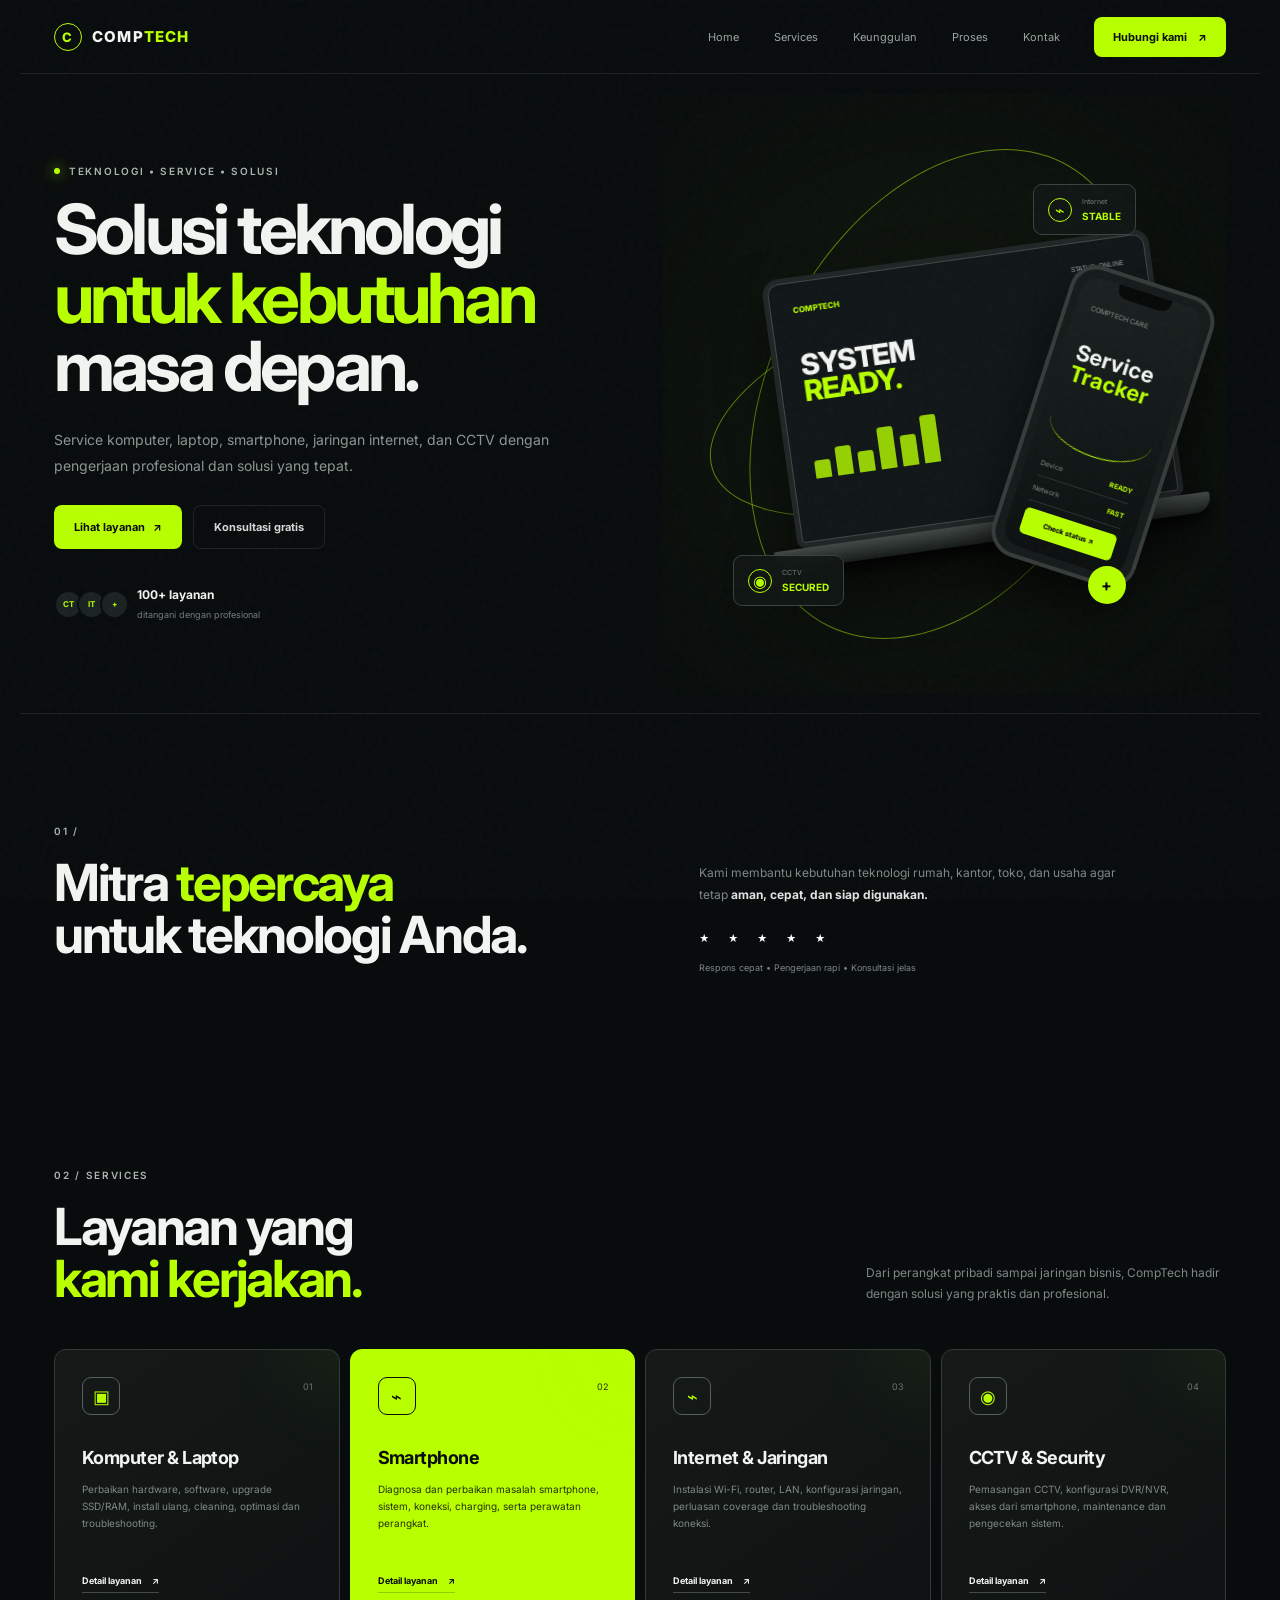
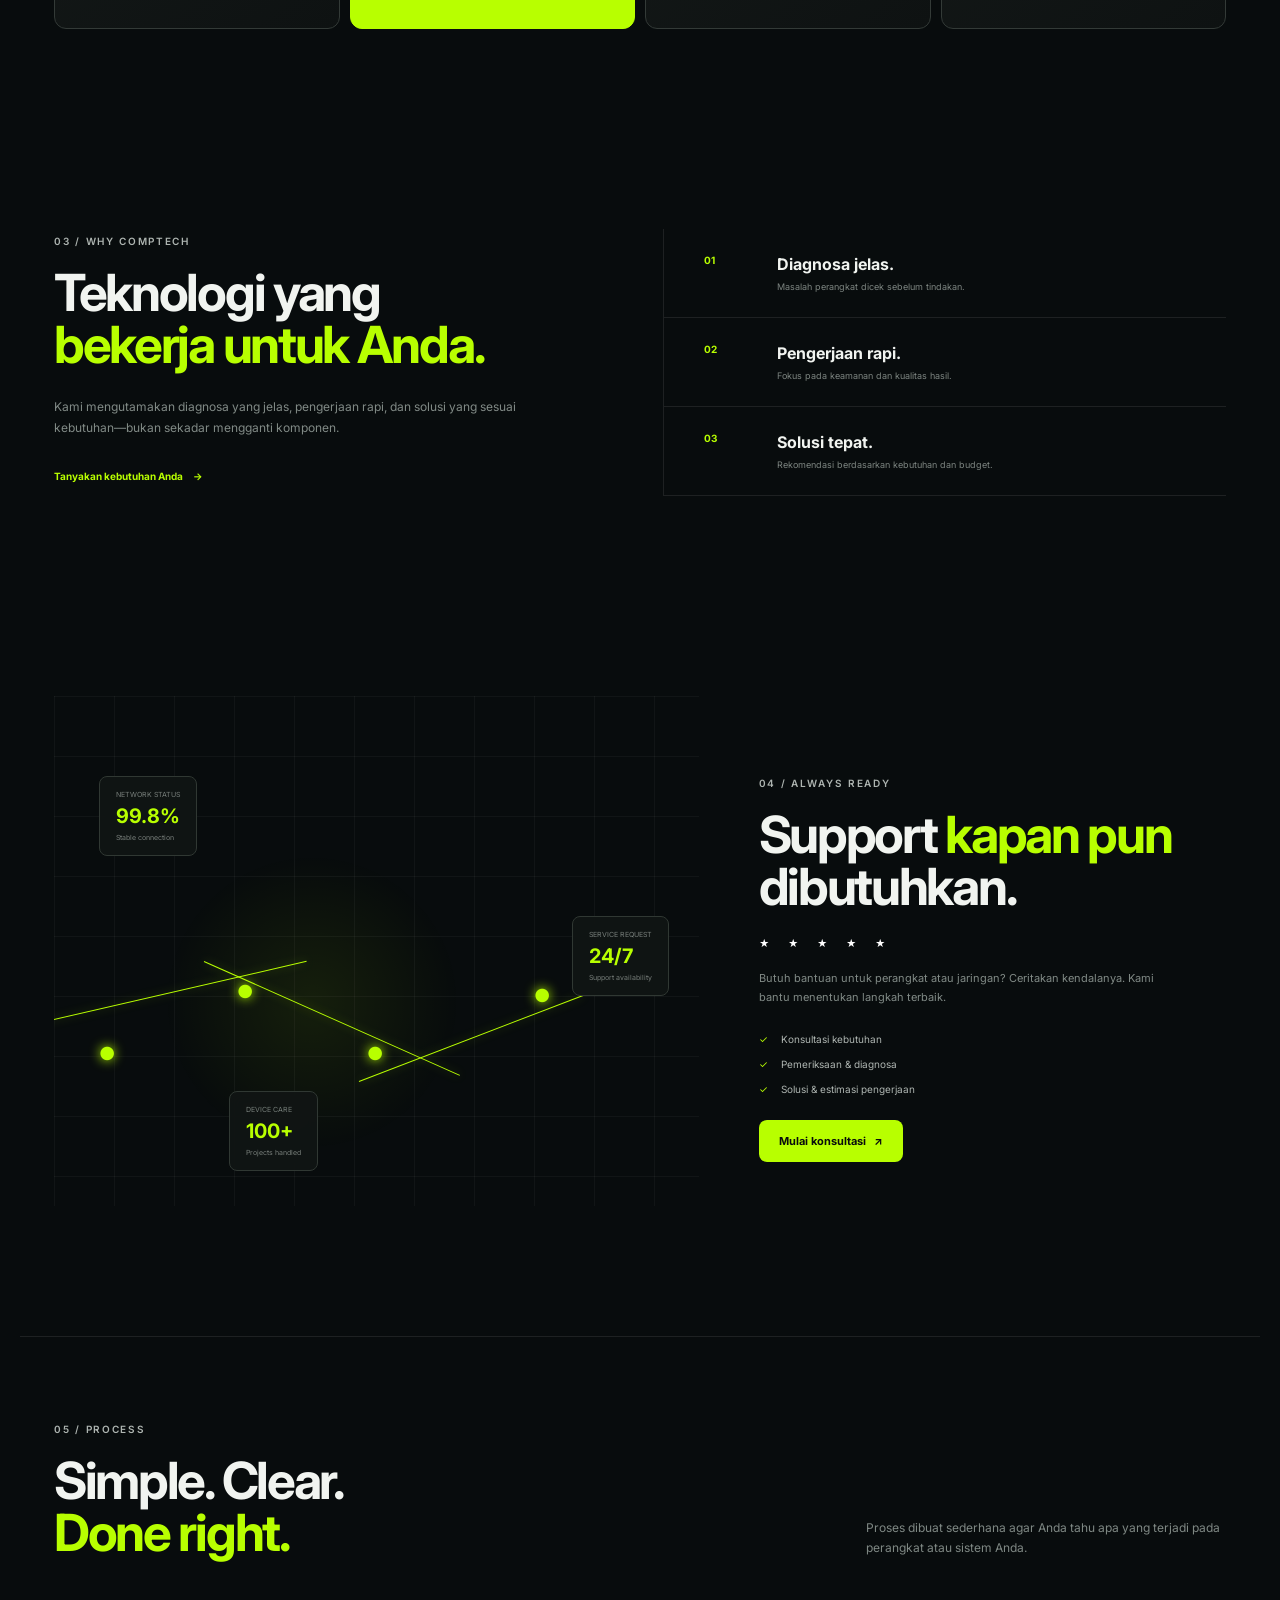
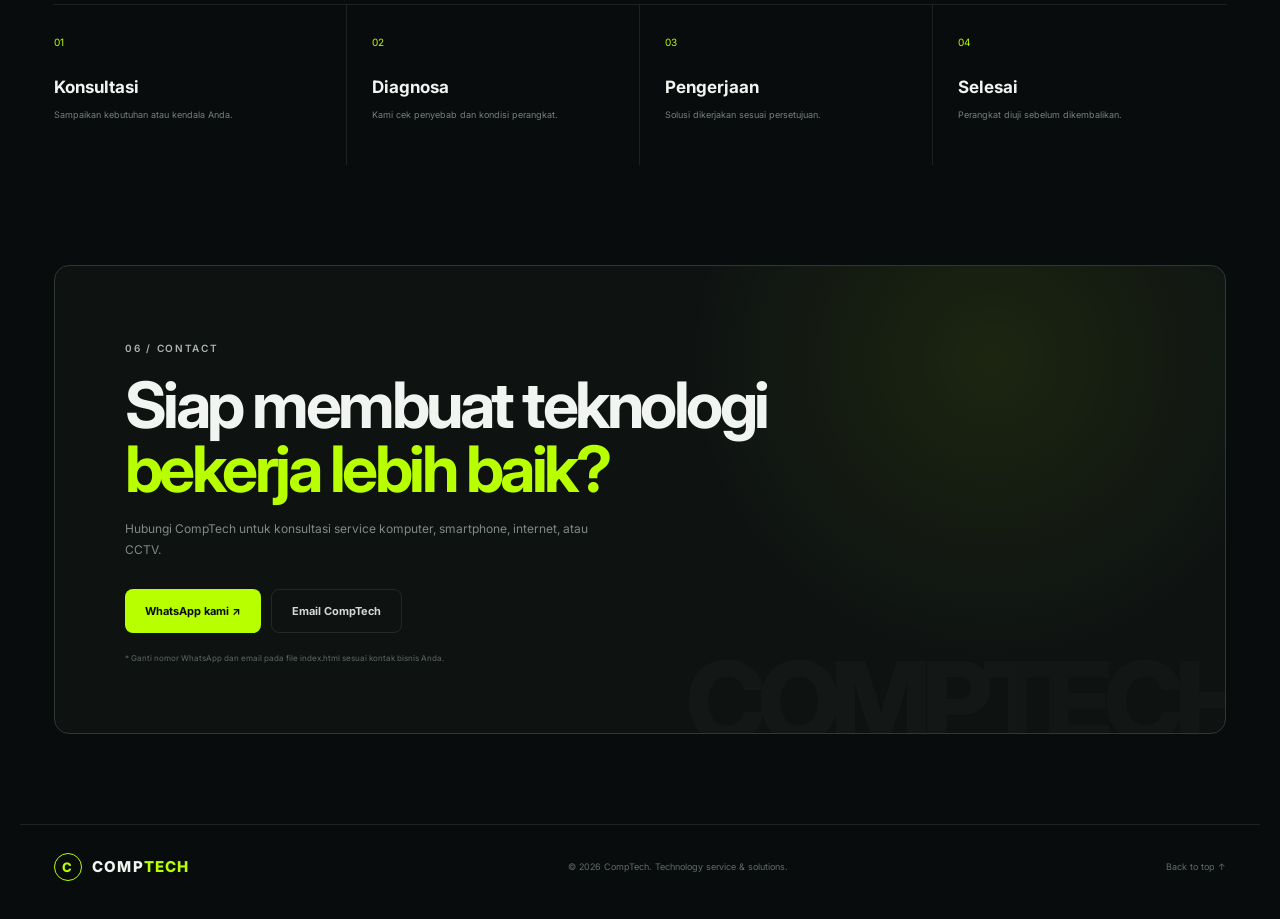
<file: index.html>
<!DOCTYPE html>
<html lang="id">
<head>
  <meta charset="UTF-8">
  <meta name="viewport" content="width=device-width, initial-scale=1.0">
  <meta name="description" content="CompTech — Jasa service komputer, laptop, smartphone, internet dan CCTV. Cepat, profesional, dan terpercaya.">
  <meta name="theme-color" content="#0a0d0d">
  <title>CompTech — Computer, Smartphone, Internet & CCTV</title>
  <link rel="preconnect" href="https://fonts.googleapis.com">
  <link rel="preconnect" href="https://fonts.gstatic.com" crossorigin>
  <link href="https://fonts.googleapis.com/css2?family=Inter:wght@400;500;600;700;800&display=swap" rel="stylesheet">
  <link rel="stylesheet" href="style.css">
</head>
<body>
  <div class="noise"></div>
  <header class="header">
    <a class="brand" href="#home" aria-label="CompTech">
      <span class="brand-mark">C</span><span>COMP<span>TECH</span></span>
    </a>
    <nav class="nav" id="nav">
      <a href="#home">Home</a>
      <a href="#services">Services</a>
      <a href="#why">Keunggulan</a>
      <a href="#process">Proses</a>
      <a href="#contact">Kontak</a>
    </nav>
    <a class="nav-cta" href="#contact">Hubungi kami <span>↗</span></a>
    <button class="menu-btn" id="menuBtn" aria-label="Buka menu"><span></span><span></span><span></span></button>
  </header>

  <main>
    <section class="hero section-grid" id="home">
      <div class="hero-copy reveal">
        <div class="eyebrow"><i></i> TEKNOLOGI • SERVICE • SOLUSI</div>
        <h1>Solusi teknologi<br><em>untuk kebutuhan</em><br>masa depan.</h1>
        <p class="hero-text">Service komputer, laptop, smartphone, jaringan internet, dan CCTV dengan pengerjaan profesional dan solusi yang tepat.</p>
        <div class="hero-actions">
          <a class="btn btn-primary" href="#services">Lihat layanan <span>↗</span></a>
          <a class="btn btn-ghost" href="#contact">Konsultasi gratis</a>
        </div>
        <div class="hero-proof">
          <div class="avatar-stack">
            <b>CT</b><b>IT</b><b>+</b>
          </div>
          <div><strong>100+ layanan</strong><small>ditangani dengan profesional</small></div>
        </div>
      </div>

      <div class="hero-visual reveal">
        <div class="visual-glow"></div>
        <div class="orbit orbit-1"></div>
        <div class="orbit orbit-2"></div>
        <div class="device laptop">
          <div class="laptop-screen">
            <div class="screen-top"><span>COMPTECH</span><small>STATUS: ONLINE</small></div>
            <div class="screen-title">SYSTEM<br><em>READY.</em></div>
            <div class="screen-chart"><i></i><i></i><i></i><i></i><i></i><i></i></div>
            <div class="screen-card"><span>Network</span><b>99.8%</b></div>
          </div>
          <div class="laptop-base"></div>
        </div>
        <div class="device phone">
          <div class="phone-notch"></div>
          <div class="phone-screen">
            <small>COMPTECH CARE</small>
            <strong>Service<br><em>Tracker</em></strong>
            <div class="phone-line"></div>
            <div class="phone-row"><span>Device</span><b>READY</b></div>
            <div class="phone-row"><span>Network</span><b>FAST</b></div>
            <div class="phone-button">Check status ↗</div>
          </div>
        </div>
        <div class="float-card card-top"><span class="mini-icon">⌁</span><div><small>Internet</small><strong>STABLE</strong></div></div>
        <div class="float-card card-bottom"><span class="mini-icon">◉</span><div><small>CCTV</small><strong>SECURED</strong></div></div>
        <div class="circle-plus">+</div>
      </div>
    </section>

    <section class="trust section-grid" id="why">
      <div class="trust-title reveal">
        <span class="section-no">01 /</span>
        <h2>Mitra <em>tepercaya</em><br>untuk teknologi Anda.</h2>
      </div>
      <div class="trust-text reveal">
        <p>Kami membantu kebutuhan teknologi rumah, kantor, toko, dan usaha agar tetap <strong>aman, cepat, dan siap digunakan.</strong></p>
        <div class="trust-stars">★ ★ ★ ★ ★</div>
        <small>Respons cepat • Pengerjaan rapi • Konsultasi jelas</small>
      </div>
    </section>

    <section class="services" id="services">
      <div class="section-heading reveal">
        <div><span class="section-no">02 / SERVICES</span><h2>Layanan yang<br><em>kami kerjakan.</em></h2></div>
        <p>Dari perangkat pribadi sampai jaringan bisnis, CompTech hadir dengan solusi yang praktis dan profesional.</p>
      </div>
      <div class="service-grid">
        <article class="service-card reveal">
          <div class="service-icon">▣</div><span class="service-no">01</span>
          <h3>Komputer & Laptop</h3>
          <p>Perbaikan hardware, software, upgrade SSD/RAM, install ulang, cleaning, optimasi dan troubleshooting.</p>
          <a href="#contact">Detail layanan <span>↗</span></a>
        </article>
        <article class="service-card active reveal">
          <div class="service-icon">⌁</div><span class="service-no">02</span>
          <h3>Smartphone</h3>
          <p>Diagnosa dan perbaikan masalah smartphone, sistem, koneksi, charging, serta perawatan perangkat.</p>
          <a href="#contact">Detail layanan <span>↗</span></a>
        </article>
        <article class="service-card reveal">
          <div class="service-icon">⌁</div><span class="service-no">03</span>
          <h3>Internet & Jaringan</h3>
          <p>Instalasi Wi-Fi, router, LAN, konfigurasi jaringan, perluasan coverage dan troubleshooting koneksi.</p>
          <a href="#contact">Detail layanan <span>↗</span></a>
        </article>
        <article class="service-card reveal">
          <div class="service-icon">◉</div><span class="service-no">04</span>
          <h3>CCTV & Security</h3>
          <p>Pemasangan CCTV, konfigurasi DVR/NVR, akses dari smartphone, maintenance dan pengecekan sistem.</p>
          <a href="#contact">Detail layanan <span>↗</span></a>
        </article>
      </div>
    </section>

    <section class="metrics section-grid">
      <div class="metric-copy reveal">
        <span class="section-no">03 / WHY COMPTECH</span>
        <h2>Teknologi yang<br><em>bekerja untuk Anda.</em></h2>
        <p>Kami mengutamakan diagnosa yang jelas, pengerjaan rapi, dan solusi yang sesuai kebutuhan—bukan sekadar mengganti komponen.</p>
        <a class="text-link" href="#contact">Tanyakan kebutuhan Anda <span>→</span></a>
      </div>
      <div class="metric-list">
        <div class="metric reveal"><strong>01</strong><span><b>Diagnosa jelas.</b><small>Masalah perangkat dicek sebelum tindakan.</small></span></div>
        <div class="metric reveal"><strong>02</strong><span><b>Pengerjaan rapi.</b><small>Fokus pada keamanan dan kualitas hasil.</small></span></div>
        <div class="metric reveal"><strong>03</strong><span><b>Solusi tepat.</b><small>Rekomendasi berdasarkan kebutuhan dan budget.</small></span></div>
      </div>
    </section>

    <section class="dashboard section-grid">
      <div class="network-art reveal">
        <div class="network-grid"></div>
        <div class="network-line line-a"></div><div class="network-line line-b"></div><div class="network-line line-c"></div>
        <span class="node n1">●</span><span class="node n2">●</span><span class="node n3">●</span><span class="node n4">●</span>
        <div class="data-card dc1"><small>NETWORK STATUS</small><b>99.8%</b><span>Stable connection</span></div>
        <div class="data-card dc2"><small>SERVICE REQUEST</small><b>24/7</b><span>Support availability</span></div>
        <div class="data-card dc3"><small>DEVICE CARE</small><b>100+</b><span>Projects handled</span></div>
      </div>
      <div class="dashboard-copy reveal">
        <span class="section-no">04 / ALWAYS READY</span>
        <h2>Support <em>kapan pun</em><br>dibutuhkan.</h2>
        <div class="stars">★ ★ ★ ★ ★</div>
        <p>Butuh bantuan untuk perangkat atau jaringan? Ceritakan kendalanya. Kami bantu menentukan langkah terbaik.</p>
        <ul>
          <li><span>✓</span> Konsultasi kebutuhan</li>
          <li><span>✓</span> Pemeriksaan & diagnosa</li>
          <li><span>✓</span> Solusi & estimasi pengerjaan</li>
        </ul>
        <a class="btn btn-primary" href="#contact">Mulai konsultasi <span>↗</span></a>
      </div>
    </section>

    <section class="process" id="process">
      <div class="section-heading reveal">
        <div><span class="section-no">05 / PROCESS</span><h2>Simple. Clear.<br><em>Done right.</em></h2></div>
        <p>Proses dibuat sederhana agar Anda tahu apa yang terjadi pada perangkat atau sistem Anda.</p>
      </div>
      <div class="process-grid">
        <div class="process-item reveal"><span>01</span><h3>Konsultasi</h3><p>Sampaikan kebutuhan atau kendala Anda.</p></div>
        <div class="process-item reveal"><span>02</span><h3>Diagnosa</h3><p>Kami cek penyebab dan kondisi perangkat.</p></div>
        <div class="process-item reveal"><span>03</span><h3>Pengerjaan</h3><p>Solusi dikerjakan sesuai persetujuan.</p></div>
        <div class="process-item reveal"><span>04</span><h3>Selesai</h3><p>Perangkat diuji sebelum dikembalikan.</p></div>
      </div>
    </section>

    <section class="cta" id="contact">
      <div class="cta-inner reveal">
        <span class="section-no">06 / CONTACT</span>
        <h2>Siap membuat teknologi<br><em>bekerja lebih baik?</em></h2>
        <p>Hubungi CompTech untuk konsultasi service komputer, smartphone, internet, atau CCTV.</p>
        <div class="cta-actions">
          <a class="btn btn-primary" href="https://wa.me/6280000000000?text=Halo%20CompTech,%20saya%20ingin%20konsultasi%20layanan." target="_blank" rel="noopener">WhatsApp kami ↗</a>
          <a class="btn btn-ghost" href="mailto:hello@comptech.id">Email CompTech</a>
        </div>
        <small class="replace-note">* Ganti nomor WhatsApp dan email pada file index.html sesuai kontak bisnis Anda.</small>
      </div>
    </section>
  </main>

  <footer class="footer">
    <a class="brand" href="#home"><span class="brand-mark">C</span><span>COMP<span>TECH</span></span></a>
    <p>© <span id="year"></span> CompTech. Technology service & solutions.</p>
    <a href="#home">Back to top ↑</a>
  </footer>

  <script src="script.js"></script>
</body>
</html>
</file>
<file: style.css>
*{box-sizing:border-box;margin:0;padding:0}
:root{--bg:#080c0d;--panel:#101516;--text:#f1f4f0;--muted:#8e9692;--line:rgba(255,255,255,.09);--lime:#b8ff00;--lime2:#9ee600}
html{scroll-behavior:smooth}
body{font-family:Inter,Arial,sans-serif;background:var(--bg);color:var(--text);overflow-x:hidden}
body:before{content:"";position:fixed;inset:0;pointer-events:none;opacity:.28;background-image:linear-gradient(rgba(255,255,255,.035) 1px,transparent 1px),linear-gradient(90deg,rgba(255,255,255,.035) 1px,transparent 1px);background-size:58px 58px;mask-image:linear-gradient(to bottom,black,transparent 90%);z-index:-2}
.noise{position:fixed;inset:0;pointer-events:none;opacity:.035;z-index:20;background-image:url("data:image/svg+xml,%3Csvg viewBox='0 0 200 200' xmlns='http://www.w3.org/2000/svg'%3E%3Cfilter id='n'%3E%3CfeTurbulence type='fractalNoise' baseFrequency='.9' numOctaves='3' stitchTiles='stitch'/%3E%3C/filter%3E%3Crect width='100%25' height='100%25' filter='url(%23n)' opacity='.7'/%3E%3C/svg%3E")}
a{color:inherit;text-decoration:none}
.header{height:74px;max-width:1240px;margin:auto;padding:0 34px;display:flex;align-items:center;justify-content:space-between;border-bottom:1px solid var(--line);position:relative;z-index:30}
.brand{display:flex;align-items:center;gap:10px;font-size:15px;font-weight:800;letter-spacing:.08em}
.brand>span:last-child>span{color:var(--lime)}
.brand-mark{width:28px;height:28px;border:1px solid var(--lime);color:var(--lime);border-radius:50%;display:grid;place-items:center;font-size:13px}
.nav{display:flex;gap:35px;margin-left:auto;margin-right:34px}.nav a{font-size:11px;color:#9da4a0;transition:.25s}.nav a:hover{color:#fff}
.nav-cta{font-size:11px;font-weight:700;background:var(--lime);color:#0a0d0d;padding:13px 19px;border-radius:8px}.nav-cta span,.btn span{margin-left:8px}
.menu-btn{display:none;background:none;border:0;width:38px}.menu-btn span{display:block;height:2px;background:#fff;margin:5px 0}
.section-grid{max-width:1240px;margin:auto;padding-left:34px;padding-right:34px}
.hero{min-height:640px;display:grid;grid-template-columns:52% 48%;align-items:center;border-bottom:1px solid var(--line)}
.hero-copy{padding:70px 0 70px}.eyebrow,.section-no{font-size:10px;letter-spacing:.17em;color:#aeb5b1;font-weight:600}.eyebrow{display:flex;align-items:center;gap:9px;margin-bottom:18px}.eyebrow i{width:6px;height:6px;background:var(--lime);border-radius:50%;box-shadow:0 0 14px var(--lime)}
h1{font-size:clamp(45px,5.4vw,78px);line-height:.99;letter-spacing:-.055em;max-width:680px}
h1 em,h2 em{font-style:normal;color:var(--lime)}
.hero-text{max-width:500px;color:#8d9692;font-size:14px;line-height:1.8;margin:27px 0}
.hero-actions{display:flex;gap:11px;flex-wrap:wrap}.btn{display:inline-flex;align-items:center;justify-content:center;padding:14px 20px;border-radius:8px;font-size:11px;font-weight:700;transition:.25s}.btn-primary{background:var(--lime);color:#0a0d0d}.btn-primary:hover{background:#d1ff58;transform:translateY(-2px)}.btn-ghost{border:1px solid var(--line);color:#d4d8d5}.btn-ghost:hover{border-color:#69716d}
.hero-proof{display:flex;align-items:center;gap:14px;margin-top:38px}.avatar-stack{display:flex}.avatar-stack b{width:29px;height:29px;border-radius:50%;background:#1b2322;border:2px solid #090d0e;display:grid;place-items:center;font-size:8px;color:var(--lime);margin-right:-6px}.hero-proof strong{font-size:12px;display:block}.hero-proof small{font-size:9px;color:#747d79}
.hero-visual{height:600px;position:relative;display:grid;place-items:center;overflow:hidden}.visual-glow{position:absolute;width:400px;height:400px;background:var(--lime);filter:blur(150px);opacity:.08}.orbit{position:absolute;border:1px solid rgba(184,255,0,.48);border-radius:50%;transform:rotate(-18deg)}.orbit-1{width:490px;height:205px}.orbit-2{width:350px;height:520px;transform:rotate(27deg)}
.device{position:absolute;filter:drop-shadow(0 25px 25px rgba(0,0,0,.55));z-index:3}.laptop{width:390px;transform:rotate(-8deg) translate(28px,8px)}.laptop-screen{height:270px;border:5px solid #202525;border-radius:16px 16px 8px 8px;background:#111718;box-shadow:inset 0 0 0 1px #414847;padding:23px;position:relative}.laptop-base{width:440px;height:20px;background:linear-gradient(#414846,#161a1a);margin-left:-25px;border-radius:3px 3px 16px 16px;box-shadow:0 7px 15px #000}.screen-top{display:flex;justify-content:space-between;font-size:8px;color:#a4aaa7}.screen-top span{color:var(--lime);font-weight:800}.screen-title{font-size:29px;line-height:.9;font-weight:800;margin-top:38px;letter-spacing:-.05em}.screen-title em{color:var(--lime);font-style:normal}.screen-chart{display:flex;gap:6px;align-items:end;height:50px;margin-top:25px}.screen-chart i{width:16px;background:var(--lime);border-radius:3px 3px 0 0;opacity:.8}.screen-chart i:nth-child(1){height:18px}.screen-chart i:nth-child(2){height:29px}.screen-chart i:nth-child(3){height:21px}.screen-chart i:nth-child(4){height:42px}.screen-chart i:nth-child(5){height:31px}.screen-chart i:nth-child(6){height:48px}.screen-card{position:absolute;right:22px;bottom:22px;background:#1a201f;border:1px solid #343b38;border-radius:6px;padding:8px 12px;font-size:8px}.screen-card b{color:var(--lime);display:block;margin-top:4px}
.phone{width:150px;height:305px;background:#161b1b;border:4px solid #353c3a;border-radius:27px;padding:8px;right:48px;top:180px;transform:rotate(18deg);z-index:4}.phone-screen{height:100%;border-radius:20px;background:linear-gradient(160deg,#1b2221,#0b0f0f);padding:27px 15px 14px;display:flex;flex-direction:column}.phone-notch{position:absolute;top:8px;left:50%;transform:translateX(-50%);width:55px;height:13px;background:#070909;border-radius:0 0 10px 10px;z-index:2}.phone-screen small{font-size:7px;color:#87908c}.phone-screen strong{font-size:22px;line-height:1;margin-top:30px}.phone-screen em{font-style:normal;color:var(--lime)}.phone-line{height:55px;border-bottom:1px solid var(--lime);border-radius:50%;margin:8px -5px}.phone-row{display:flex;justify-content:space-between;border-bottom:1px solid #2b302f;padding:8px 0;font-size:7px;color:#7f8783}.phone-row b{color:var(--lime)}.phone-button{margin-top:auto;background:var(--lime);color:#0a0d0d;padding:9px;border-radius:5px;text-align:center;font-size:7px;font-weight:800}
.float-card{position:absolute;display:flex;gap:10px;align-items:center;background:rgba(18,23,22,.88);border:1px solid #3a423e;border-radius:9px;padding:12px 14px;z-index:5;backdrop-filter:blur(8px)}.float-card small,.float-card strong{display:block}.float-card small{font-size:7px;color:#737b77}.float-card strong{font-size:10px;color:var(--lime);margin-top:4px}.card-top{top:90px;right:90px}.card-bottom{bottom:88px;left:70px}.mini-icon{width:24px;height:24px;border:1px solid var(--lime);border-radius:50%;display:grid;place-items:center;color:var(--lime)}.circle-plus{position:absolute;right:100px;bottom:90px;width:38px;height:38px;border-radius:50%;background:var(--lime);color:#0a0d0d;display:grid;place-items:center;font-weight:700;z-index:6}
.trust{display:grid;grid-template-columns:55% 45%;padding-top:105px;padding-bottom:105px}.trust-title h2,.section-heading h2,.metric-copy h2,.dashboard-copy h2{font-size:clamp(36px,4vw,58px);line-height:1.02;letter-spacing:-.045em;margin-top:17px}.trust-text{padding-top:43px;max-width:430px;color:#7f8884;font-size:12px;line-height:1.8}.trust-text strong{color:#dfe4e1}.trust-stars,.stars{color:#fff;letter-spacing:8px;font-size:10px;margin:24px 0 9px}.trust-text small{font-size:9px}
.services,.process{max-width:1240px;margin:auto;padding:80px 34px}.section-heading{display:flex;justify-content:space-between;align-items:end;margin-bottom:45px}.section-heading>div{max-width:560px}.section-heading>p{max-width:360px;color:#7f8884;font-size:12px;line-height:1.7}.service-grid{display:grid;grid-template-columns:repeat(4,1fr);gap:10px}.service-card{min-height:280px;border:1px solid #333a37;border-radius:12px;padding:27px;background:linear-gradient(145deg,#151a19,#0e1212);position:relative;overflow:hidden;transition:.3s}.service-card:after{content:"";position:absolute;width:120px;height:120px;right:-70px;top:-70px;border-radius:50%;background:var(--lime);filter:blur(45px);opacity:.06}.service-card:hover{transform:translateY(-6px);border-color:#59615d}.service-card.active{background:var(--lime);color:#0a0d0d;border-color:var(--lime);transform:translateY(-20px)}.service-card.active p,.service-card.active .service-no{color:#253000}.service-card.active a{color:#0a0d0d;border-color:rgba(0,0,0,.2)}.service-icon{width:38px;height:38px;border:1px solid #56605b;border-radius:9px;display:grid;place-items:center;color:var(--lime);font-size:18px;margin-bottom:32px}.active .service-icon{border-color:#0a0d0d;color:#0a0d0d}.service-no{position:absolute;right:26px;top:31px;font-size:9px;color:#69716d}.service-card h3{font-size:18px;letter-spacing:-.03em;margin-bottom:13px}.service-card p{font-size:10px;line-height:1.7;color:#818985;min-height:72px}.service-card a{display:inline-block;margin-top:22px;padding-bottom:6px;border-bottom:1px solid #424a46;font-size:9px;font-weight:700}.service-card a span{margin-left:8px}
.metrics{display:grid;grid-template-columns:52% 48%;padding-top:120px;padding-bottom:120px}.metric-copy{padding-right:80px}.metric-copy p{color:#818a86;font-size:12px;line-height:1.8;max-width:470px;margin:25px 0}.text-link{font-size:10px;font-weight:700;color:var(--lime)}.text-link span{margin-left:8px}.metric-list{border-left:1px solid var(--line)}.metric{display:grid;grid-template-columns:55px 1fr;gap:18px;padding:25px 0 25px 40px;border-bottom:1px solid var(--line)}.metric strong{font-size:10px;color:var(--lime)}.metric b{font-size:16px;display:block}.metric small{display:block;color:#7d8581;font-size:9px;margin-top:7px}
.dashboard{display:grid;grid-template-columns:55% 45%;padding-top:80px;padding-bottom:130px}.network-art{height:510px;position:relative;overflow:hidden;background:radial-gradient(circle at 40% 60%,rgba(184,255,0,.08),transparent 30%)}.network-grid{position:absolute;inset:0;background-image:linear-gradient(rgba(255,255,255,.04) 1px,transparent 1px),linear-gradient(90deg,rgba(255,255,255,.04) 1px,transparent 1px);background-size:60px 60px}.network-line{position:absolute;height:1px;background:var(--lime);box-shadow:0 0 10px rgba(184,255,0,.4);transform-origin:left}.line-a{width:290px;left:-30px;top:330px;transform:rotate(-13deg)}.line-b{width:280px;left:150px;top:265px;transform:rotate(24deg)}.line-c{width:240px;left:305px;top:385px;transform:rotate(-21deg)}.node{position:absolute;color:var(--lime);font-size:18px;text-shadow:0 0 12px var(--lime)}.n1{left:45px;top:347px}.n2{left:183px;top:285px}.n3{left:313px;top:347px}.n4{left:480px;top:289px}.data-card{position:absolute;background:rgba(17,22,21,.9);border:1px solid #303833;border-radius:8px;padding:13px 16px;backdrop-filter:blur(7px)}.data-card small,.data-card span{display:block;font-size:7px;color:#777f7b}.data-card b{display:block;font-size:20px;color:var(--lime);margin:5px 0}.dc1{left:45px;top:80px}.dc2{right:30px;top:220px}.dc3{left:175px;bottom:35px}
.dashboard-copy{padding:75px 0 0 60px}.dashboard-copy p{color:#818a86;font-size:11px;line-height:1.8;margin:20px 0;max-width:400px}.dashboard-copy ul{list-style:none;margin:25px 0}.dashboard-copy li{font-size:10px;margin:13px 0;color:#aeb5b1}.dashboard-copy li span{color:var(--lime);margin-right:10px}
.process{border-top:1px solid var(--line)}.process-grid{display:grid;grid-template-columns:repeat(4,1fr);border-top:1px solid var(--line)}.process-item{padding:25px 25px 25px 0;border-right:1px solid var(--line);min-height:160px}.process-item:not(:first-child){padding-left:25px}.process-item:last-child{border-right:0}.process-item>span{color:var(--lime);font-size:10px}.process-item h3{font-size:17px;margin:27px 0 10px}.process-item p{font-size:9px;line-height:1.7;color:#777f7b;max-width:190px}
.cta{max-width:1240px;margin:0 auto;padding:20px 34px 90px}.cta-inner{border:1px solid #303833;border-radius:15px;padding:70px 70px;background:radial-gradient(circle at 80% 20%,rgba(184,255,0,.08),transparent 30%),#0e1312;position:relative;overflow:hidden}.cta-inner:before{content:"COMPTECH";position:absolute;right:-20px;bottom:-35px;font-size:110px;font-weight:800;color:#fff;opacity:.018;letter-spacing:-.08em}.cta h2{font-size:clamp(38px,5vw,66px);line-height:1;letter-spacing:-.055em;margin:17px 0}.cta p{font-size:12px;color:#808985;max-width:470px;line-height:1.8}.cta-actions{display:flex;gap:10px;margin-top:28px}.replace-note{display:block;margin-top:20px;color:#5f6763;font-size:8px}
.footer{max-width:1240px;margin:auto;padding:28px 34px 38px;border-top:1px solid var(--line);display:flex;align-items:center;justify-content:space-between}.footer p,.footer>a:last-child{font-size:9px;color:#626b67}
.reveal{opacity:0;transform:translateY(22px);transition:opacity .7s ease,transform .7s ease}.reveal.show{opacity:1;transform:none}
@media(max-width:900px){.nav{gap:18px;margin-right:15px}.hero{grid-template-columns:1fr}.hero-copy{padding-bottom:20px}.hero-visual{height:480px}.trust,.metrics,.dashboard{grid-template-columns:1fr}.trust-text{padding-top:35px}.service-grid{grid-template-columns:repeat(2,1fr)}.service-card.active{transform:none}.metric-copy{padding-right:0;margin-bottom:40px}.metric-list{border-left:0;border-top:1px solid var(--line)}.dashboard-copy{padding:40px 0 0}.process-grid{grid-template-columns:repeat(2,1fr)}.process-item:nth-child(2){border-right:0}.process-item:nth-child(3){border-top:1px solid var(--line)}}
@media(max-width:680px){.header{padding:0 20px}.nav,.nav-cta{display:none}.menu-btn{display:block}.nav.open{display:flex;position:absolute;top:74px;left:0;right:0;margin:0;padding:20px;background:#0c1110;border-bottom:1px solid var(--line);flex-direction:column;gap:18px}.nav.open a{font-size:12px}.section-grid,.services,.process,.cta{padding-left:20px;padding-right:20px}.hero{min-height:auto}.hero-copy{padding-top:65px}.hero-visual{height:420px}.laptop{width:280px;transform:rotate(-8deg) translate(0,10px)}.laptop-screen{height:195px;padding:16px}.laptop-base{width:315px}.screen-title{font-size:21px;margin-top:22px}.screen-chart{margin-top:15px;height:35px}.phone{width:120px;height:245px;right:10px;top:135px}.card-top{top:30px;right:10px}.card-bottom{bottom:35px;left:10px}.circle-plus{right:20px;bottom:30px}.orbit-1{width:350px}.orbit-2{width:260px;height:400px}.trust{padding-top:70px;padding-bottom:70px}.section-heading{display:block}.section-heading>p{margin-top:25px}.service-grid{grid-template-columns:1fr}.service-card{min-height:245px}.metrics{padding-top:80px;padding-bottom:80px}.network-art{height:390px}.dc1{left:10px}.dc2{right:5px}.dc3{left:75px}.process-grid{grid-template-columns:1fr}.process-item,.process-item:not(:first-child){border-right:0;border-bottom:1px solid var(--line);padding:22px 0;min-height:130px}.cta-inner{padding:45px 25px}.cta-actions{flex-direction:column;align-items:stretch}.footer{padding-left:20px;padding-right:20px;gap:20px;flex-wrap:wrap}.footer p{order:3;width:100%}h1{font-size:47px}}
</file>
